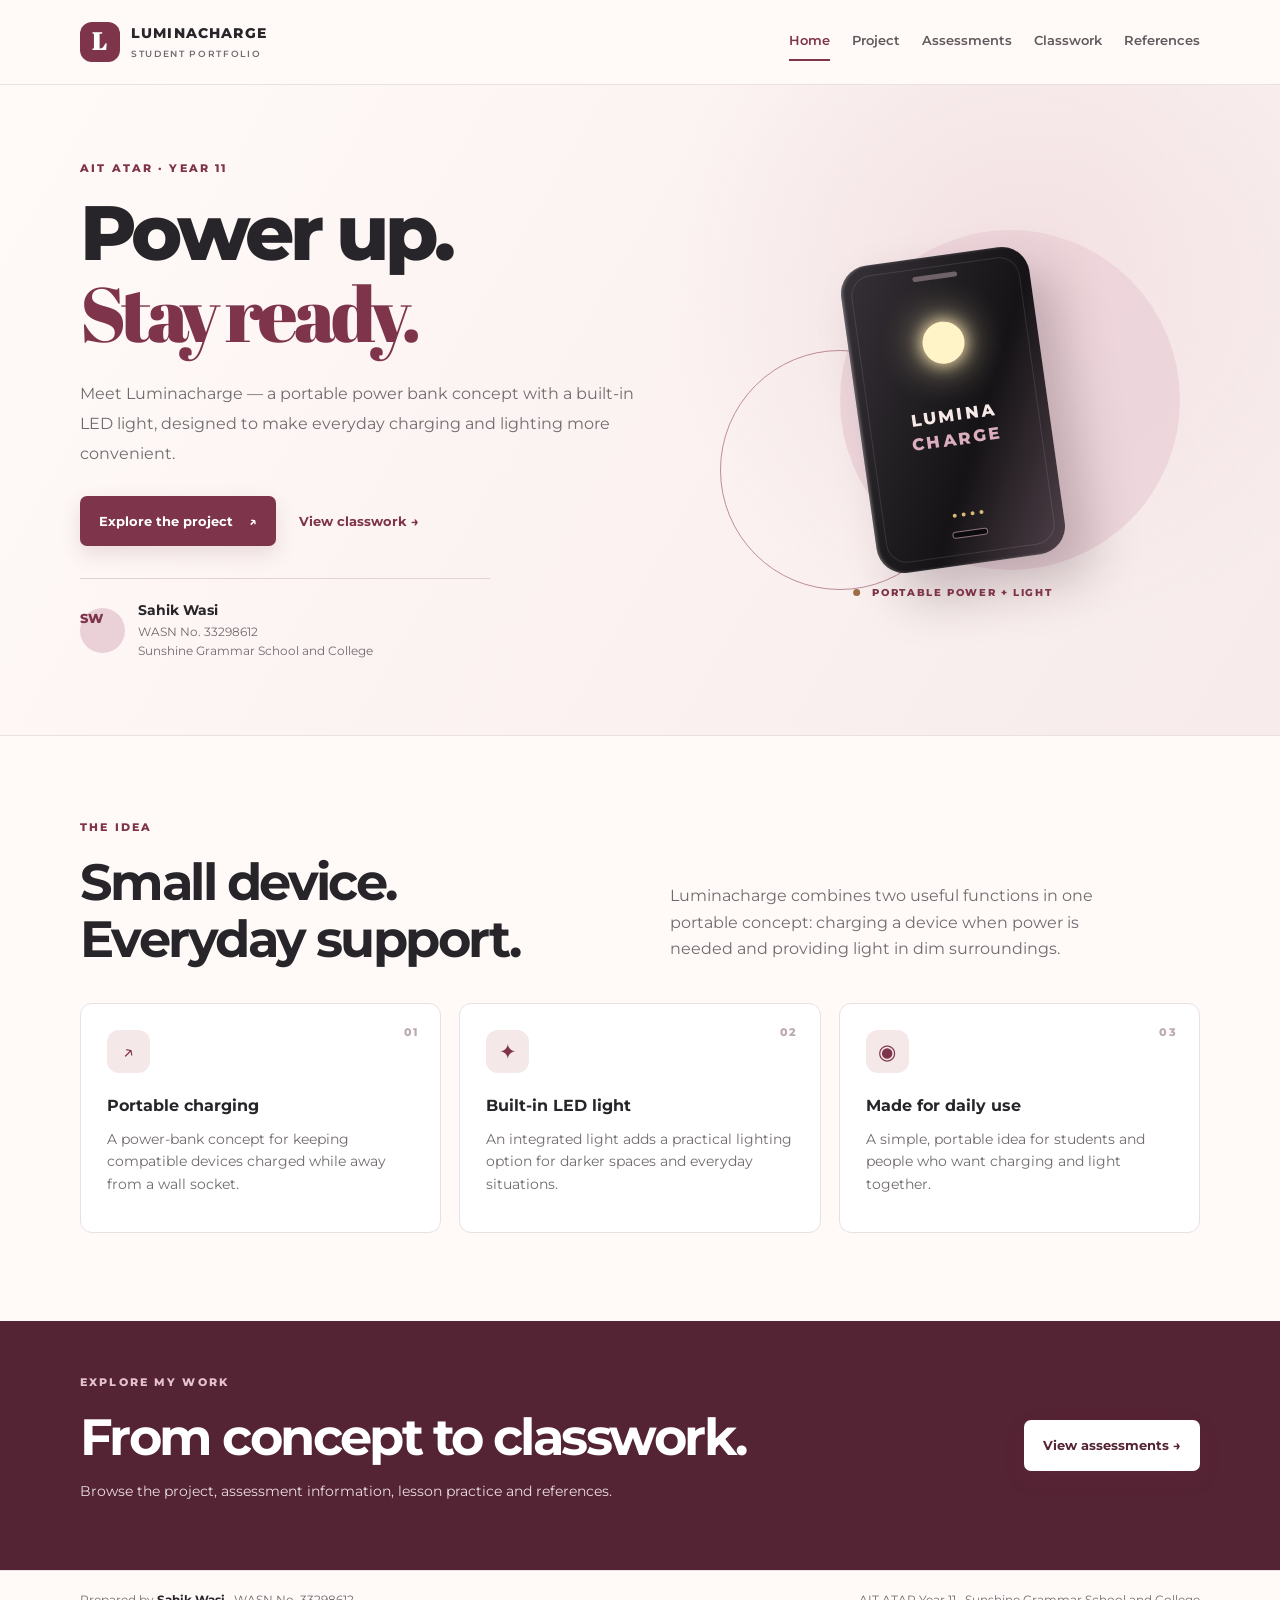
<file: index.html>
<!DOCTYPE html>
<html lang="en-AU"><head><meta charset="utf-8"><meta name="viewport" content="width=device-width, initial-scale=1"><meta name="description" content="Sahik Wasi's Year 11 AIT portfolio presenting the Luminacharge product concept."><title>Luminacharge | Sahik Wasi – AIT Portfolio</title><link rel="stylesheet" href="css/style.css"></head>
<body><header class="site-header"><div class="wrap header-inner"><a class="brand" href="index.html"><span class="brand-mark">L</span><span>LUMINACHARGE<span class="brand-sub">STUDENT PORTFOLIO</span></span></a><nav class="site-nav" aria-label="Main navigation"><a href="index.html" aria-current="page">Home</a><a href="projects.html">Project</a><a href="assessments.html">Assessments</a><a href="classwork.html">Classwork</a><a href="references.html">References</a></nav></div></header>
<main><section class="hero"><div class="wrap hero-grid"><div><p class="eyebrow">AIT ATAR · YEAR 11</p><h1>Power up.<br><span>Stay ready.</span></h1><p class="lead">Meet Luminacharge — a portable power bank concept with a built-in LED light, designed to make everyday charging and lighting more convenient.</p><div class="hero-actions"><a class="button" href="projects.html">Explore the project <span aria-hidden="true">↗</span></a><a class="text-link" href="classwork.html">View classwork →</a></div><div class="student-card"><span class="avatar">SW</span><div><strong>Sahik Wasi</strong><span>WASN No. 33298612</span><span>Sunshine Grammar School and College</span></div></div></div><div class="product-stage" aria-label="Illustration of the Luminacharge portable power bank"><div class="orb orb-one"></div><div class="orb orb-two"></div><div class="device"><div class="device-top"></div><div class="device-light"></div><div class="device-label">LUMINA<span>CHARGE</span></div><div class="device-port"></div><div class="device-indicator"><i></i><i></i><i></i><i></i></div></div><div class="stage-caption"><span class="live-dot"></span> PORTABLE POWER + LIGHT</div></div></div></section>
<section class="wrap section"><div class="section-heading"><div><p class="eyebrow">THE IDEA</p><h2>Small device.<br>Everyday support.</h2></div><p>Luminacharge combines two useful functions in one portable concept: charging a device when power is needed and providing light in dim surroundings.</p></div><div class="feature-grid"><article class="feature"><span class="feature-number">01</span><div class="feature-icon">↗</div><h3>Portable charging</h3><p>A power-bank concept for keeping compatible devices charged while away from a wall socket.</p></article><article class="feature"><span class="feature-number">02</span><div class="feature-icon">✦</div><h3>Built-in LED light</h3><p>An integrated light adds a practical lighting option for darker spaces and everyday situations.</p></article><article class="feature"><span class="feature-number">03</span><div class="feature-icon">◉</div><h3>Made for daily use</h3><p>A simple, portable idea for students and people who want charging and light together.</p></article></div></section>
<section class="closing-band"><div class="wrap closing-inner"><div><p class="eyebrow">EXPLORE MY WORK</p><h2>From concept to classwork.</h2><p>Browse the project, assessment information, lesson practice and references.</p></div><a class="button button-light" href="assessments.html">View assessments →</a></div></section></main>
<footer class="site-footer"><div class="wrap footer-inner"><p>Prepared by <strong>Sahik Wasi</strong> · WASN No. 33298612</p><p>AIT ATAR Year 11 · Sunshine Grammar School and College</p></div></footer></body></html>
</file>
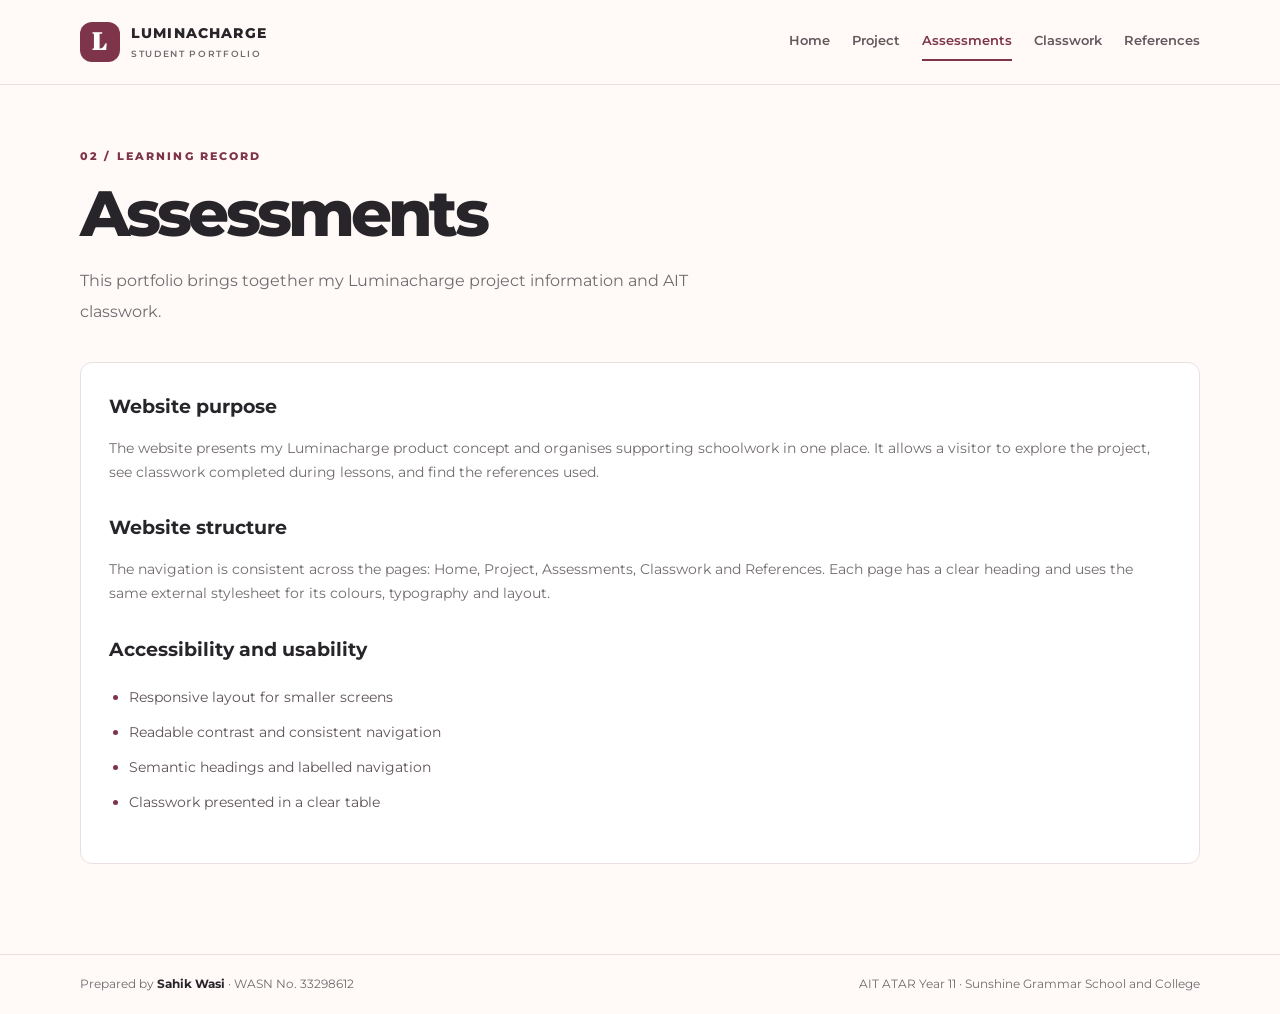
<file: assessments.html>
<!DOCTYPE html><html lang="en-AU"><head><meta charset="utf-8"><meta name="viewport" content="width=device-width, initial-scale=1"><title>Assessments | Luminacharge</title><link rel="stylesheet" href="css/style.css"></head><body><header class="site-header"><div class="wrap header-inner"><a class="brand" href="index.html"><span class="brand-mark">L</span><span>LUMINACHARGE<span class="brand-sub">STUDENT PORTFOLIO</span></span></a><nav class="site-nav" aria-label="Main navigation"><a href="index.html">Home</a><a href="projects.html">Project</a><a href="assessments.html" aria-current="page">Assessments</a><a href="classwork.html">Classwork</a><a href="references.html">References</a></nav></div></header><main class="wrap page"><p class="eyebrow">02 / LEARNING RECORD</p><h1>Assessments</h1><p class="lead">This portfolio brings together my Luminacharge project information and AIT classwork.</p><div class="content-panel"><h2>Website purpose</h2><p>The website presents my Luminacharge product concept and organises supporting schoolwork in one place. It allows a visitor to explore the project, see classwork completed during lessons, and find the references used.</p><h2>Website structure</h2><p>The navigation is consistent across the pages: Home, Project, Assessments, Classwork and References. Each page has a clear heading and uses the same external stylesheet for its colours, typography and layout.</p><h2>Accessibility and usability</h2><ul class="check-list"><li>Responsive layout for smaller screens</li><li>Readable contrast and consistent navigation</li><li>Semantic headings and labelled navigation</li><li>Classwork presented in a clear table</li></ul></div></main><footer class="site-footer"><div class="wrap footer-inner"><p>Prepared by <strong>Sahik Wasi</strong> · WASN No. 33298612</p><p>AIT ATAR Year 11 · Sunshine Grammar School and College</p></div></footer></body></html>
</file>
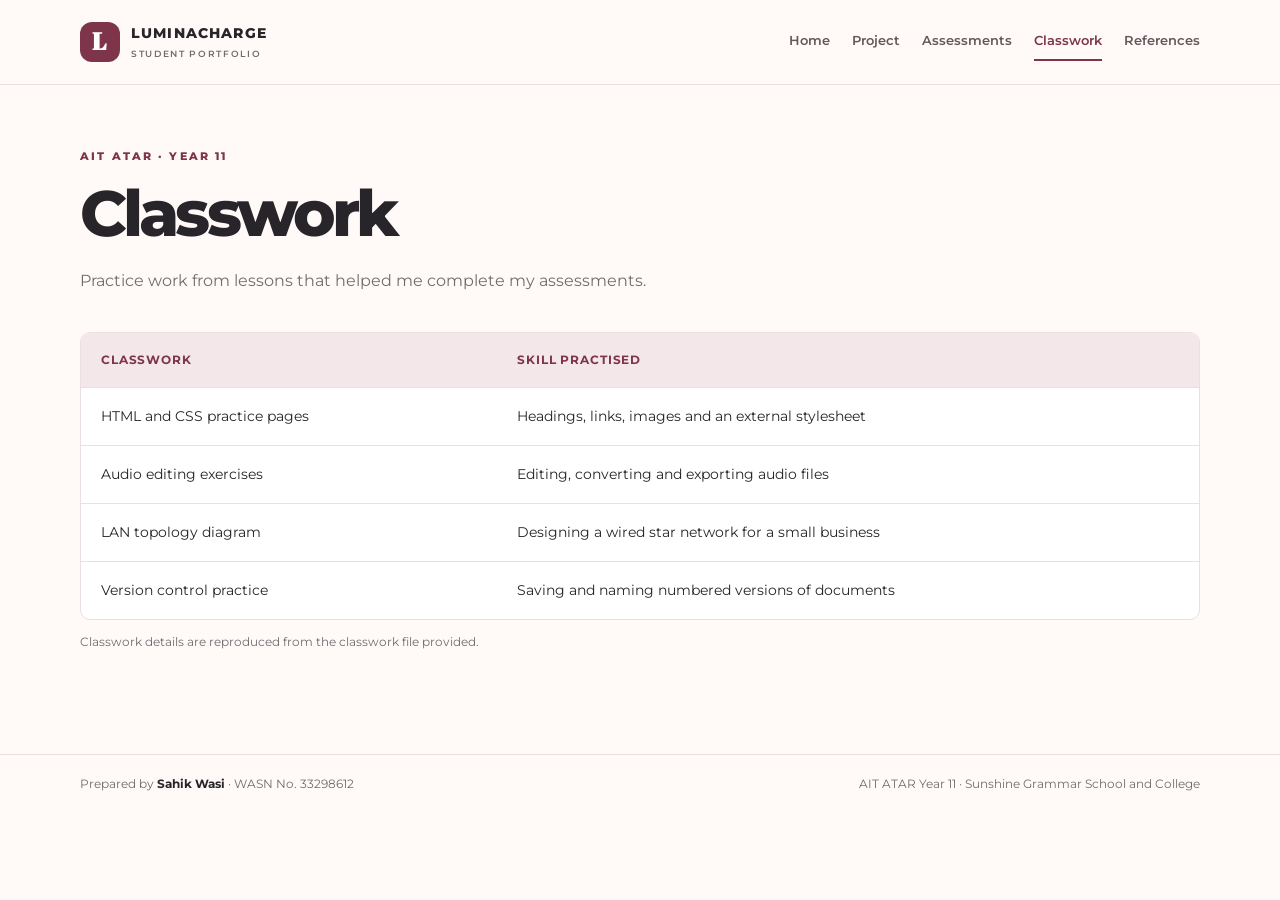
<file: classwork.html>
<!DOCTYPE html>
<html lang="en-AU">
<head>
  <meta charset="utf-8">
  <meta name="viewport" content="width=device-width, initial-scale=1">
  <meta name="description" content="Year 11 AIT classwork">
  <title>Classwork | Sahik Wasi – Luminacharge Portfolio</title>
  <link rel="stylesheet" href="css/style.css">
</head>
<body>
  <header class="site-header"><div class="wrap header-inner">
    <a class="brand" href="index.html"><span class="brand-mark">L</span><span>LUMINACHARGE<span class="brand-sub">STUDENT PORTFOLIO</span></span></a>
    <nav class="site-nav" aria-label="Main navigation"><a href="index.html">Home</a><a href="projects.html">Project</a><a href="assessments.html">Assessments</a><a href="classwork.html" aria-current="page">Classwork</a><a href="references.html">References</a></nav>
  </div></header>
  <main class="wrap page">
    <p class="eyebrow">AIT ATAR · YEAR 11</p>
    <h1>Classwork</h1>
    <p class="lead">Practice work from lessons that helped me complete my assessments.</p>
    <div class="table-scroll"><table><thead><tr><th scope="col">Classwork</th><th scope="col">Skill practised</th></tr></thead><tbody>
      <tr><td>HTML and CSS practice pages</td><td>Headings, links, images and an external stylesheet</td></tr>
      <tr><td>Audio editing exercises</td><td>Editing, converting and exporting audio files</td></tr>
      <tr><td>LAN topology diagram</td><td>Designing a wired star network for a small business</td></tr>
      <tr><td>Version control practice</td><td>Saving and naming numbered versions of documents</td></tr>
    </tbody></table></div>
    <p class="note">Classwork details are reproduced from the classwork file provided.</p>
  </main>
  <footer class="site-footer"><div class="wrap footer-inner"><p>Prepared by <strong>Sahik Wasi</strong> · WASN No. 33298612</p><p>AIT ATAR Year 11 · Sunshine Grammar School and College</p></div></footer>
</body></html>
</file>
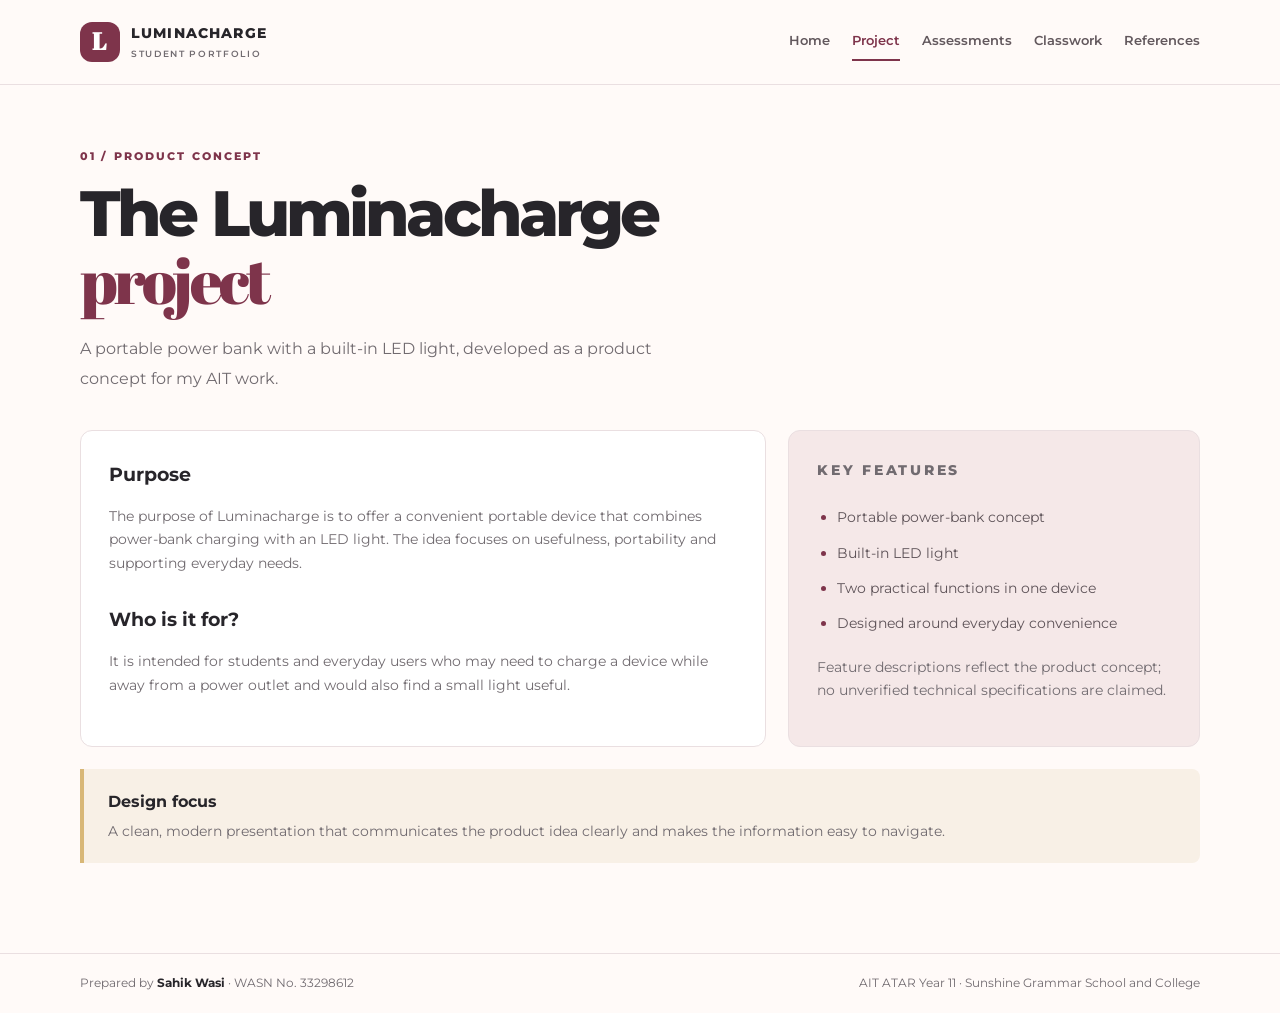
<file: projects.html>
<!DOCTYPE html><html lang="en-AU"><head><meta charset="utf-8"><meta name="viewport" content="width=device-width, initial-scale=1"><title>Project | Luminacharge</title><link rel="stylesheet" href="css/style.css"></head><body><header class="site-header"><div class="wrap header-inner"><a class="brand" href="index.html"><span class="brand-mark">L</span><span>LUMINACHARGE<span class="brand-sub">STUDENT PORTFOLIO</span></span></a><nav class="site-nav" aria-label="Main navigation"><a href="index.html">Home</a><a href="projects.html" aria-current="page">Project</a><a href="assessments.html">Assessments</a><a href="classwork.html">Classwork</a><a href="references.html">References</a></nav></div></header><main class="wrap page"><p class="eyebrow">01 / PRODUCT CONCEPT</p><h1>The Luminacharge<br><span class="accent-text">project</span></h1><p class="lead">A portable power bank with a built-in LED light, developed as a product concept for my AIT work.</p><div class="content-grid"><section class="content-panel"><h2>Purpose</h2><p>The purpose of Luminacharge is to offer a convenient portable device that combines power-bank charging with an LED light. The idea focuses on usefulness, portability and supporting everyday needs.</p><h2>Who is it for?</h2><p>It is intended for students and everyday users who may need to charge a device while away from a power outlet and would also find a small light useful.</p></section><aside class="highlight-panel"><p class="eyebrow">KEY FEATURES</p><ul class="check-list"><li>Portable power-bank concept</li><li>Built-in LED light</li><li>Two practical functions in one device</li><li>Designed around everyday convenience</li></ul><p class="small-note">Feature descriptions reflect the product concept; no unverified technical specifications are claimed.</p></aside></div><div class="callout"><strong>Design focus</strong><p>A clean, modern presentation that communicates the product idea clearly and makes the information easy to navigate.</p></div></main><footer class="site-footer"><div class="wrap footer-inner"><p>Prepared by <strong>Sahik Wasi</strong> · WASN No. 33298612</p><p>AIT ATAR Year 11 · Sunshine Grammar School and College</p></div></footer></body></html>
</file>
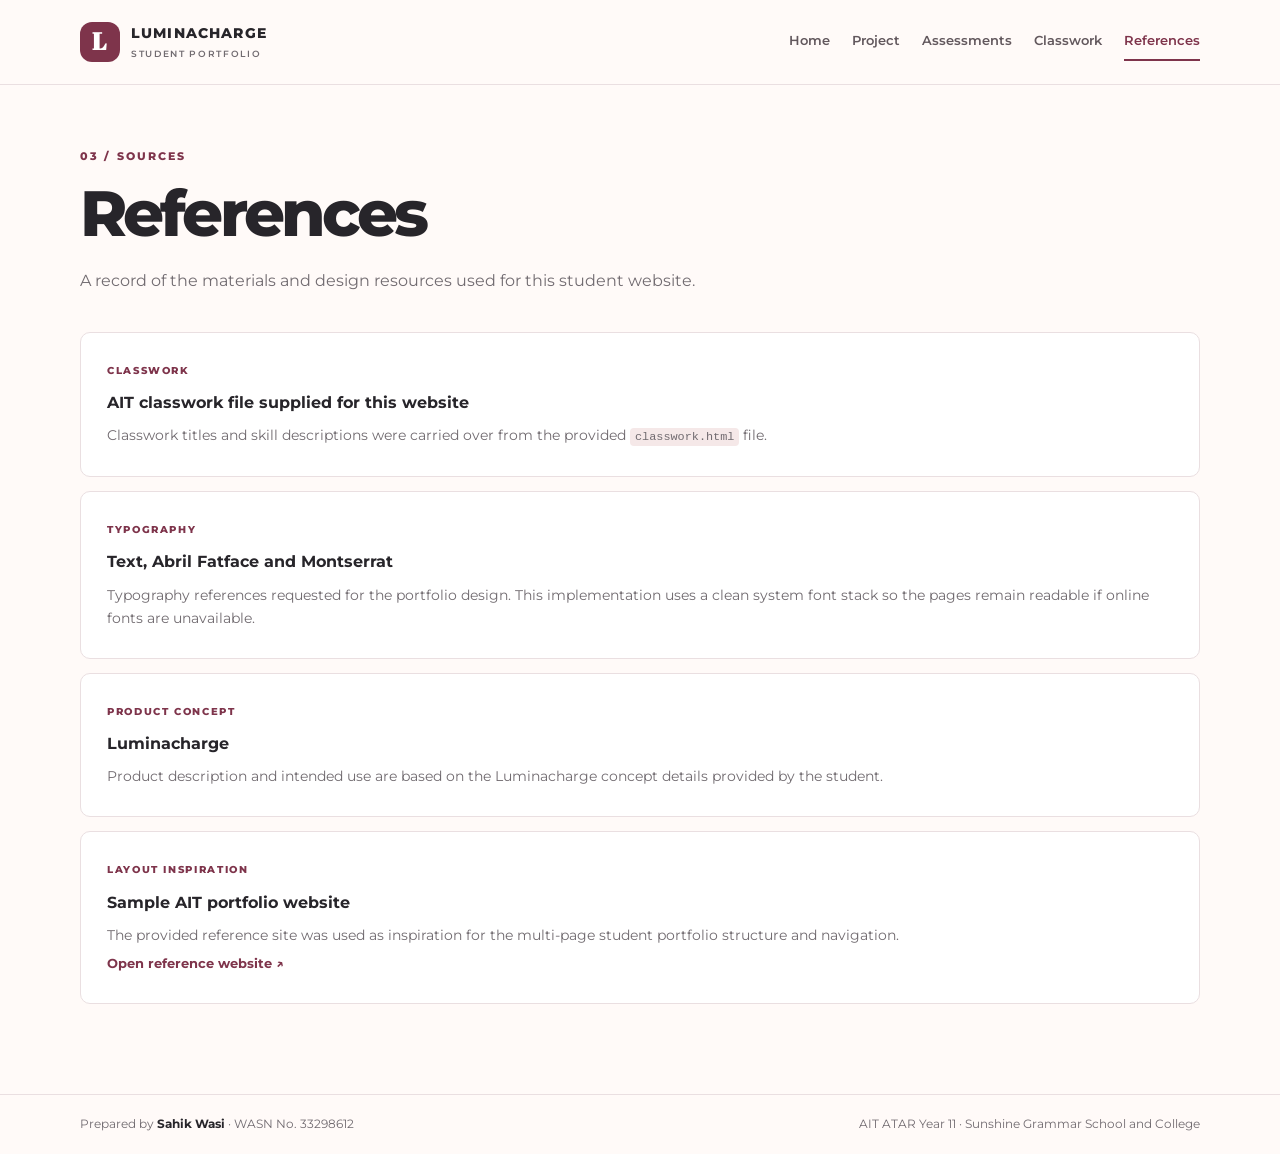
<file: references.html>
<!DOCTYPE html><html lang="en-AU"><head><meta charset="utf-8"><meta name="viewport" content="width=device-width, initial-scale=1"><title>References | Luminacharge</title><link rel="stylesheet" href="css/style.css"></head><body><header class="site-header"><div class="wrap header-inner"><a class="brand" href="index.html"><span class="brand-mark">L</span><span>LUMINACHARGE<span class="brand-sub">STUDENT PORTFOLIO</span></span></a><nav class="site-nav" aria-label="Main navigation"><a href="index.html">Home</a><a href="projects.html">Project</a><a href="assessments.html">Assessments</a><a href="classwork.html">Classwork</a><a href="references.html" aria-current="page">References</a></nav></div></header><main class="wrap page"><p class="eyebrow">03 / SOURCES</p><h1>References</h1><p class="lead">A record of the materials and design resources used for this student website.</p><div class="reference-list"><article><span class="reference-type">CLASSWORK</span><h2>AIT classwork file supplied for this website</h2><p>Classwork titles and skill descriptions were carried over from the provided <code>classwork.html</code> file.</p></article><article><span class="reference-type">TYPOGRAPHY</span><h2>Text, Abril Fatface and Montserrat</h2><p>Typography references requested for the portfolio design. This implementation uses a clean system font stack so the pages remain readable if online fonts are unavailable.</p></article><article><span class="reference-type">PRODUCT CONCEPT</span><h2>Luminacharge</h2><p>Product description and intended use are based on the Luminacharge concept details provided by the student.</p></article><article><span class="reference-type">LAYOUT INSPIRATION</span><h2>Sample AIT portfolio website</h2><p>The provided reference site was used as inspiration for the multi-page student portfolio structure and navigation.</p><p><a class="text-link" href="https://raihanchowdhuryengineer.github.io/task_9/index.html" target="_blank" rel="noopener noreferrer">Open reference website ↗</a></p></article></div></main><footer class="site-footer"><div class="wrap footer-inner"><p>Prepared by <strong>Sahik Wasi</strong> · WASN No. 33298612</p><p>AIT ATAR Year 11 · Sunshine Grammar School and College</p></div></footer></body></html>
</file>
<file: css/style.css>
@import url('https://fonts.googleapis.com/css2?family=Montserrat:wght@400;500;600;700;800&family=Abril+Fatface&display=swap');
:root{--ink:#27252a;--muted:#716b70;--paper:#fffaf8;--burgundy:#7e344b;--burgundy-dark:#542334;--rose:#ead1d7;--blush:#f5e8e8;--gold:#d8b777;--line:#eadfe1;--white:#fff}
*{box-sizing:border-box}html{scroll-behavior:smooth}body{margin:0;background:var(--paper);color:var(--ink);font-family:Montserrat,Arial,sans-serif;line-height:1.65}a{color:inherit}.wrap{width:min(1120px,calc(100% - 44px));margin-inline:auto}.site-header{background:rgba(255,250,248,.96);border-bottom:1px solid var(--line);position:relative;z-index:2}.header-inner{min-height:84px;display:flex;align-items:center;justify-content:space-between;gap:24px}.brand{display:flex;align-items:center;gap:11px;text-decoration:none;font-weight:800;letter-spacing:.08em;font-size:.9rem}.brand-mark{width:40px;height:40px;display:grid;place-items:center;border-radius:12px;background:var(--burgundy);color:#fff;font-family:'Abril Fatface',Georgia,serif;font-size:1.5rem}.brand-sub{display:block;font-size:.58rem;letter-spacing:.18em;color:var(--muted);font-weight:600}.site-nav{display:flex;gap:22px;align-items:center;flex-wrap:wrap}.site-nav a{text-decoration:none;font-size:.79rem;font-weight:600;color:#62585d;padding:8px 0;border-bottom:2px solid transparent}.site-nav a:hover,.site-nav a[aria-current=page]{color:var(--burgundy);border-color:var(--burgundy)}.hero{overflow:hidden;background:radial-gradient(circle at 80% 30%,#f3e0e2 0,transparent 32%),linear-gradient(120deg,#fffaf8 0%,#f7ebeb 100%);border-bottom:1px solid var(--line)}.hero-grid{display:grid;grid-template-columns:1.08fr .92fr;align-items:center;gap:44px;padding-top:74px;padding-bottom:74px;min-height:580px}.eyebrow{color:var(--burgundy);font-size:.7rem;letter-spacing:.19em;font-weight:800;margin:0 0 16px}.hero h1,h1{font-size:clamp(2.7rem,6vw,5rem);letter-spacing:-.06em;line-height:1.03;margin:0 0 24px;font-weight:800}.hero h1 span,.accent-text{font-family:'Abril Fatface',Georgia,serif;font-weight:400;color:var(--burgundy)}.lead{font-size:1.02rem;line-height:1.85;color:var(--muted);max-width:620px}.hero-actions{display:flex;gap:23px;align-items:center;flex-wrap:wrap;margin:28px 0 32px}.button{display:inline-flex;gap:16px;align-items:center;background:var(--burgundy);color:white;padding:14px 19px;border-radius:7px;text-decoration:none;font-size:.84rem;font-weight:700;box-shadow:0 8px 20px #7e344b25}.button:hover{background:var(--burgundy-dark)}.text-link{color:var(--burgundy);font-size:.84rem;font-weight:700;text-decoration:none}.text-link:hover{text-decoration:underline}.student-card{display:flex;gap:13px;align-items:center;padding-top:20px;border-top:1px solid #e3d1d5;max-width:410px}.avatar{height:45px;width:45px;border-radius:50%;display:grid;place-items:center;background:var(--rose);color:var(--burgundy);font-size:.8rem;font-weight:800}.student-card strong,.student-card span{display:block}.student-card strong{font-size:.9rem}.student-card div span{font-size:.72rem;color:var(--muted)}.product-stage{min-height:400px;position:relative;display:grid;place-items:center;isolation:isolate}.orb{position:absolute;border-radius:50%;z-index:-1}.orb-one{width:340px;height:340px;background:#ead0d7;right:4%;top:5%;opacity:.72}.orb-two{width:240px;height:240px;border:1px solid #bd8c9b;left:3%;bottom:5%}.device{height:310px;width:190px;border-radius:28px;background:linear-gradient(115deg,#373238,#151316 60%,#51414a);box-shadow:22px 28px 50px #39212d40,inset 2px 0 3px #ffffff45;transform:rotate(-8deg);position:relative;display:flex;align-items:center;flex-direction:column;padding-top:45px;color:#f8e9e9}.device:before{content:'';position:absolute;inset:10px;border:1px solid #ffffff1c;border-radius:21px}.device-top{position:absolute;top:18px;width:45px;height:5px;background:#6f6268;border-radius:10px}.device-light{width:42px;height:42px;border-radius:50%;background:#fff4c7;box-shadow:0 0 16px #ffeab4,0 0 40px #ffeab4;position:absolute;top:66px}.device-label{font-size:1.05rem;letter-spacing:.14em;font-weight:800;margin-top:103px;text-align:center;line-height:1.45}.device-label span{display:block;color:#dbaebd}.device-port{position:absolute;bottom:27px;width:36px;height:7px;border-radius:8px;background:#0b0a0c;border:1px solid #8c737d}.device-indicator{position:absolute;bottom:48px;display:flex;gap:5px}.device-indicator i{width:4px;height:4px;border-radius:50%;background:#d8b777}.stage-caption{position:absolute;bottom:8px;left:50%;transform:translateX(-50%);white-space:nowrap;font-size:.64rem;font-weight:800;letter-spacing:.16em;color:var(--burgundy)}.live-dot{display:inline-block;width:7px;height:7px;border-radius:50%;background:#9e6d44;margin-right:8px}.section{padding-top:82px;padding-bottom:88px}.section-heading{display:grid;grid-template-columns:1fr 1fr;gap:60px;align-items:end;margin-bottom:36px}.section-heading h2,.closing-band h2{font-size:clamp(2rem,4vw,3.25rem);letter-spacing:-.05em;line-height:1.12;margin:0}.section-heading>p{color:var(--muted);max-width:470px;margin:0 0 5px}.feature-grid{display:grid;grid-template-columns:repeat(3,1fr);gap:18px}.feature{background:#fff;border:1px solid var(--line);border-radius:12px;padding:26px;min-height:230px;position:relative}.feature-number{position:absolute;right:22px;top:19px;font-size:.7rem;letter-spacing:.12em;color:#bdaab0;font-weight:800}.feature-icon{height:43px;width:43px;display:grid;place-items:center;border-radius:12px;background:var(--blush);color:var(--burgundy);font-size:1.3rem;margin-bottom:20px}.feature h3{font-size:1rem;margin:0 0 8px}.feature p{font-size:.85rem;color:var(--muted);margin:0}.closing-band{background:var(--burgundy-dark);color:white;padding:52px 0}.closing-inner{display:flex;justify-content:space-between;align-items:center;gap:30px}.closing-band .eyebrow{color:#e6c3cc}.closing-band p:not(.eyebrow){color:#eadde0;font-size:.9rem}.button-light{background:#fff;color:var(--burgundy-dark);white-space:nowrap}.button-light:hover{background:#f4e4e7}.page{padding-top:62px;padding-bottom:90px;min-height:65vh}.page h1{font-size:clamp(2.6rem,5vw,4rem);margin-bottom:18px}.page .lead{margin-bottom:36px}.table-scroll{overflow-x:auto;border:1px solid var(--line);border-radius:10px;background:white}table{border-collapse:collapse;width:100%;min-width:530px;text-align:left}th,td{padding:17px 20px;border-bottom:1px solid var(--line);font-size:.88rem}th{background:#f4e7e9;color:var(--burgundy);font-size:.76rem;text-transform:uppercase;letter-spacing:.07em}tbody tr:last-child td{border-bottom:0}tbody tr:hover{background:#fffafa}.note,.small-note{font-size:.75rem;color:var(--muted)}.content-grid{display:grid;grid-template-columns:1.25fr .75fr;gap:22px}.content-panel,.highlight-panel{background:white;border:1px solid var(--line);border-radius:12px;padding:28px}.content-panel h2{font-size:1.2rem;margin:0 0 10px}.content-panel h2:not(:first-child){margin-top:28px}.content-panel p,.highlight-panel p{color:var(--muted);font-size:.9rem}.highlight-panel{background:var(--blush)}.highlight-panel .eyebrow{margin-bottom:18px}.check-list{padding-left:20px;color:#5e5358;font-size:.88rem}.check-list li{padding:6px 0}.check-list li::marker{color:var(--burgundy)}.callout{margin-top:22px;padding:20px 24px;border-left:4px solid var(--gold);background:#f8f0e6;border-radius:0 8px 8px 0}.callout p{margin:5px 0 0;color:var(--muted);font-size:.88rem}.reference-list{display:grid;gap:14px}.reference-list article{padding:23px 26px;border:1px solid var(--line);background:white;border-radius:10px}.reference-type{font-size:.64rem;letter-spacing:.16em;color:var(--burgundy);font-weight:800}.reference-list h2{font-size:1rem;margin:8px 0}.reference-list p{font-size:.87rem;color:var(--muted);margin:5px 0}.site-footer{border-top:1px solid var(--line);background:#fffaf8}.footer-inner{display:flex;justify-content:space-between;gap:16px;align-items:center;padding-top:20px;padding-bottom:20px}.footer-inner p{margin:0;font-size:.72rem;color:var(--muted)}.footer-inner strong{color:var(--ink)}code{background:var(--blush);padding:2px 5px;border-radius:4px;font-size:.85em}@media(max-width:800px){.header-inner{padding:15px 0;align-items:flex-start;flex-direction:column;gap:10px}.site-nav{gap:16px}.hero-grid{grid-template-columns:1fr;padding-top:52px;padding-bottom:48px;gap:10px}.product-stage{min-height:360px}.section-heading{grid-template-columns:1fr;gap:15px}.feature-grid{grid-template-columns:1fr}.feature{min-height:0}.content-grid{grid-template-columns:1fr}.closing-inner{align-items:flex-start;flex-direction:column}.footer-inner{align-items:flex-start;flex-direction:column}.page{padding-top:42px}}@media(max-width:440px){.wrap{width:min(100% - 28px,1120px)}.site-nav{gap:9px 14px}.site-nav a{font-size:.73rem}.hero h1{font-size:3.1rem}.product-stage{transform:scale(.9);margin-inline:-10px}.content-panel,.highlight-panel{padding:21px}th,td{padding:13px 14px}}
</file>
